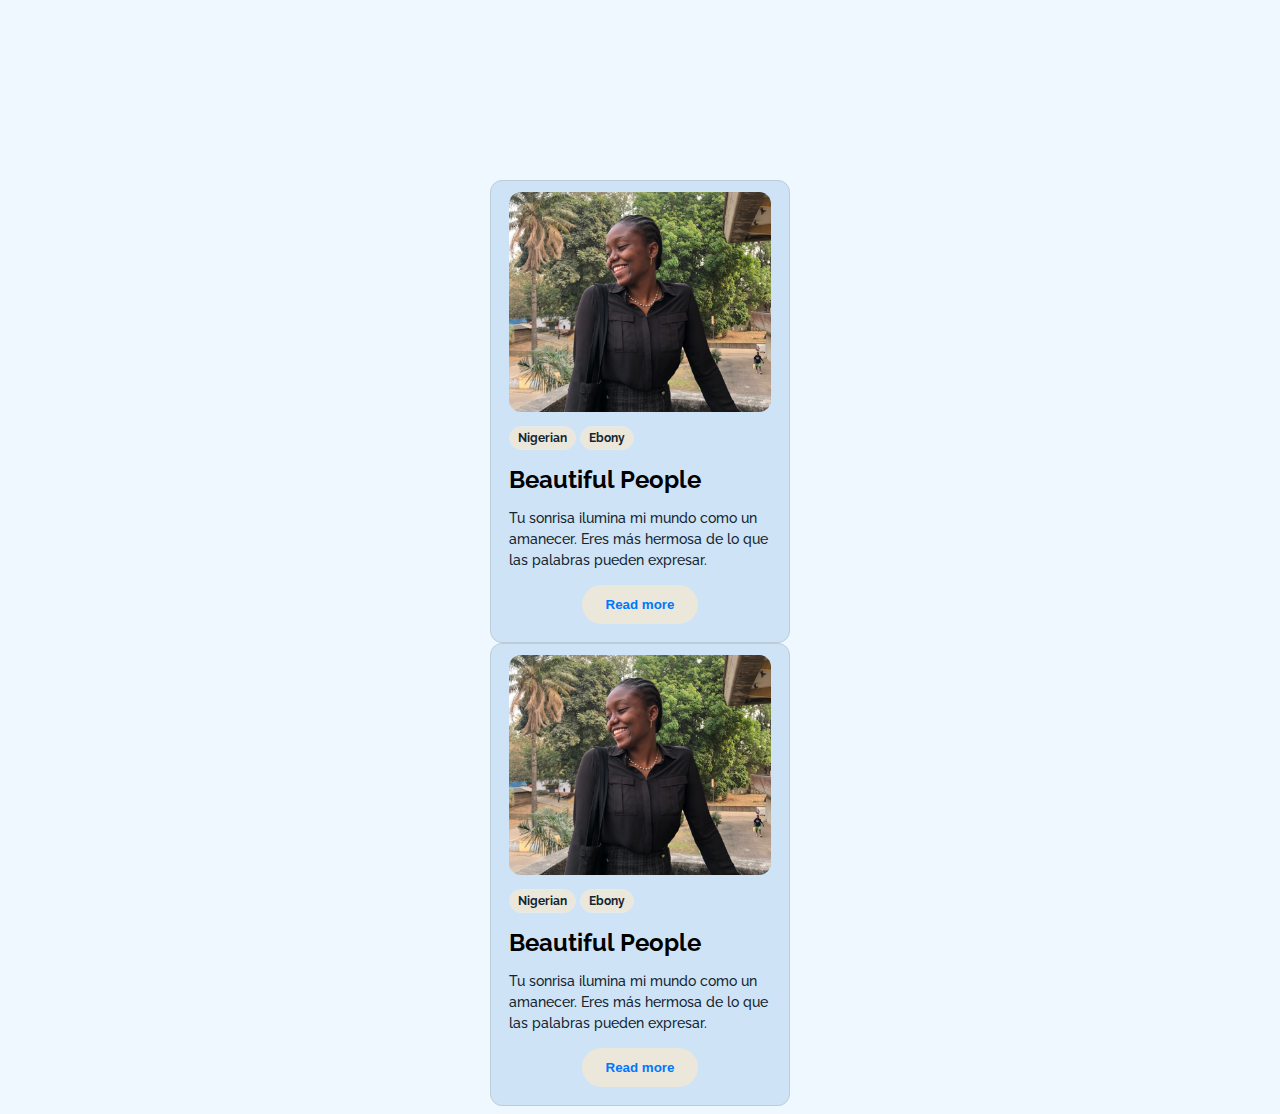
<file: index.html>
<!DOCTYPE html>
<html>
    <head>
       <meta charset="UTF-8" >
       <meta name="veiwport" content="width=device-width, initial-scale=1.0">
       <link rel="stylesheet" href="style.css">
       <title>Hey you</title>
       </head>

    <body>
        <div id="container">
            <div class="card">
                <div class="card-detail">
                    <img src="Tovia.jpg" alt="Beautiful me">
                <span class="tag" >Nigerian</span>
                <span class="tag">Ebony</span>
                <div class="name">Beautiful People</div>
                <p>Tu sonrisa ilumina mi mundo como un amanecer. Eres más hermosa de lo que las palabras pueden expresar.</p>

                <a href="https://www.youtube.com/watch?v=AQ8hW-5Gs4Q">
                    <button>Read more</button>
                </a>
                </div>
            </div>
            <div class="card">
                <div class="card-detail">
                    <img src="Tovia.jpg" alt="Beautiful me">
                <span class="tag" >Nigerian</span>
                <span class="tag">Ebony</span>
                <div class="name">Beautiful People</div>
                <p>Tu sonrisa ilumina mi mundo como un amanecer. Eres más hermosa de lo que las palabras pueden expresar.</p>

                <a href="https://www.youtube.com/watch?v=AQ8hW-5Gs4Q">
                    <button>Read more</button>
                </a>
                </div>
            </div>
        </div>
    </body>
</html>
</file>
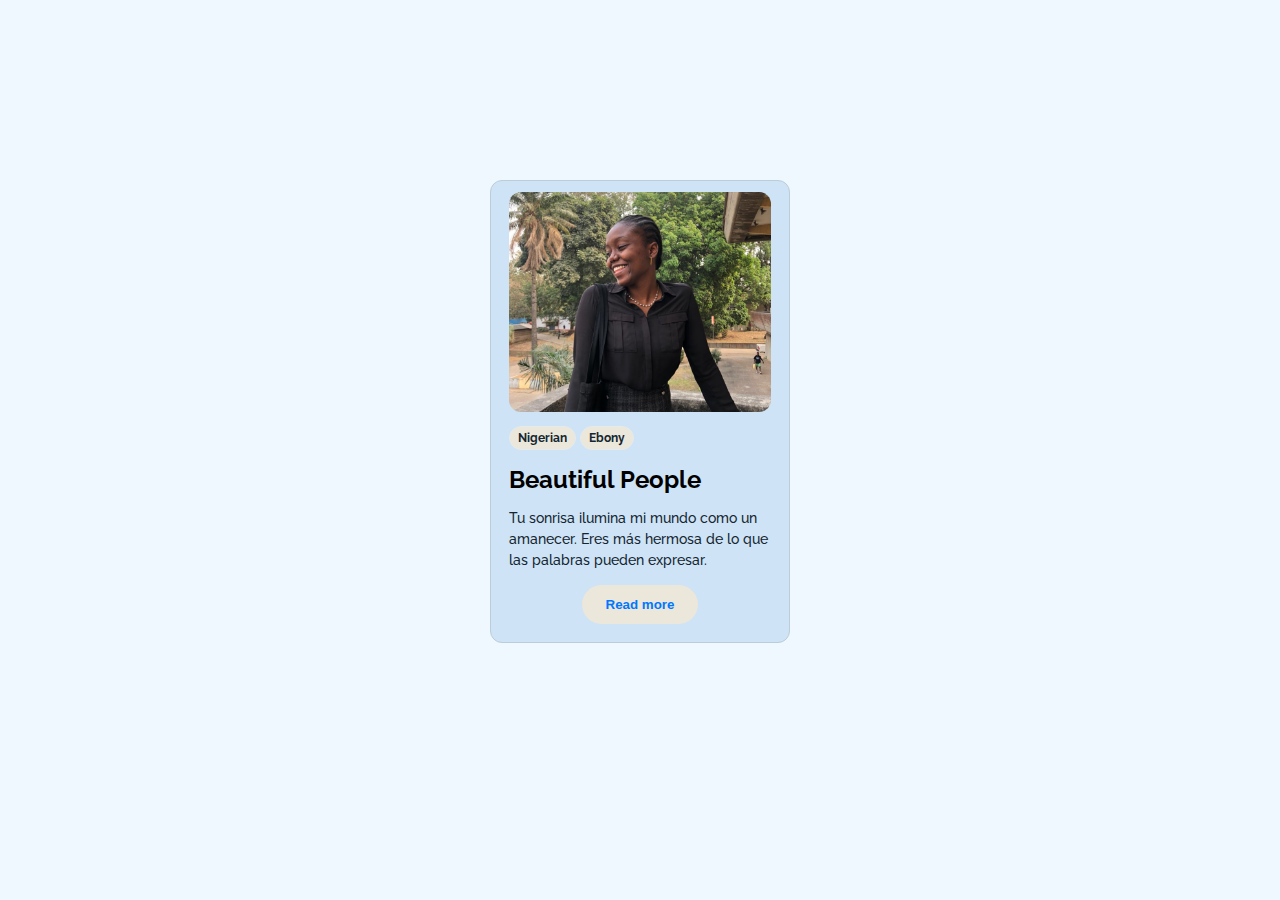
<file: Project-1/index.html>
<!DOCTYPE html>
<html>
    <head>
       <meta charset="UTF-8" >
       <meta name="veiwport" content="width=device-width, initial-scale=1.0">
       <link rel="stylesheet" href="style.css">
       <title>Hey you</title>
       </head>

    <body>
        <div id="container">
            <div class="card">
                <div class="card-detail">
                    <img src="Tovia.jpg" alt="Beautiful me">
                <span class="tag" >Nigerian</span>
                <span class="tag">Ebony</span>
                <div class="name">Beautiful People</div>
                <p>Tu sonrisa ilumina mi mundo como un amanecer. Eres más hermosa de lo que las palabras pueden expresar.</p>

                <a href="https://www.youtube.com/watch?v=AQ8hW-5Gs4Q">
                    <button>Read more</button>
                </a>
                </div>
            </div>
        </div>
    </body>
</html>
</file>
<file: style.css>
@import url('https://fonts.googleapis.com/css2?family=Raleway:ital,wght@0,100..900;1,100..900&display=swap');

img{
    width: 100%;
    border-radius: 12px;
    height: 220px;
    object-fit: cover;
}
body{
    background-color: aliceblue;
    font-family: "Raleway", sans-serif;
    font-optical-sizing: auto;
    font-weight: 500;
    font-style: normal;
}
#container{
    max-width: 300px;
    margin:0 auto;
    margin-top: 20vh;

}
.card{
    background-color: rgb(206, 227, 245);
    padding: 10px;
    border-radius: 12px;
    border: 1px solid #bacdd8;
}
.tag{
    background-color: rgb(235, 231, 219);
    color: #142631;
    padding: 4px 8px;
    border: 1px solid #e5eaed;
    border-radius: 50px;
    font-size: 12px;
    font-weight: bold;
    display: inline-block;
    margin-top: 10px;
}

.name{
    font-size: 24px;
    font-weight: bold;
    margin-top: 15px;
}
p{
    font-size: 14px;
    color: #142631;
    line-height: 150%;
}
button{
    border: none;
    padding: 12px 24px;
    border-radius: 50px;
    font-weight: bold;
    background-color: rgb(235, 231, 219);
    color: #0077ff;
    margin: 0 auto;
    display: block;
    transition: all 0.5s ease-out;
    cursor: pointer;
}
a{
    text-decoration: none;
}
.card-detail{
    padding: 1px 8px 8px 8px;
}
button:hover{
    background-color: #0077ff;
    color: azure;
}
</file>
<file: Project-1/style.css>
@import url('https://fonts.googleapis.com/css2?family=Raleway:ital,wght@0,100..900;1,100..900&display=swap');

img{
    width: 100%;
    border-radius: 12px;
    height: 220px;
    object-fit: cover;
}
body{
    background-color: aliceblue;
    font-family: "Raleway", sans-serif;
    font-optical-sizing: auto;
    font-weight: 500;
    font-style: normal;
}
#container{
    max-width: 300px;
    margin:0 auto;
    margin-top: 20vh;

}
.card{
    background-color: rgb(206, 227, 245);
    padding: 10px;
    border-radius: 12px;
    border: 1px solid #bacdd8;
}
.tag{
    background-color: rgb(235, 231, 219);
    color: #142631;
    padding: 4px 8px;
    border: 1px solid #e5eaed;
    border-radius: 50px;
    font-size: 12px;
    font-weight: bold;
    display: inline-block;
    margin-top: 10px;
}

.name{
    font-size: 24px;
    font-weight: bold;
    margin-top: 15px;
}
p{
    font-size: 14px;
    color: #142631;
    line-height: 150%;
}
button{
    border: none;
    padding: 12px 24px;
    border-radius: 50px;
    font-weight: bold;
    background-color: rgb(235, 231, 219);
    color: #0077ff;
    margin: 0 auto;
    display: block;
    transition: all 0.5s ease-out;
    cursor: pointer;
}
a{
    text-decoration: none;
}
.card-detail{
    padding: 1px 8px 8px 8px;
}
button:hover{
    background-color: #0077ff;
    color: azure;
}
</file>
